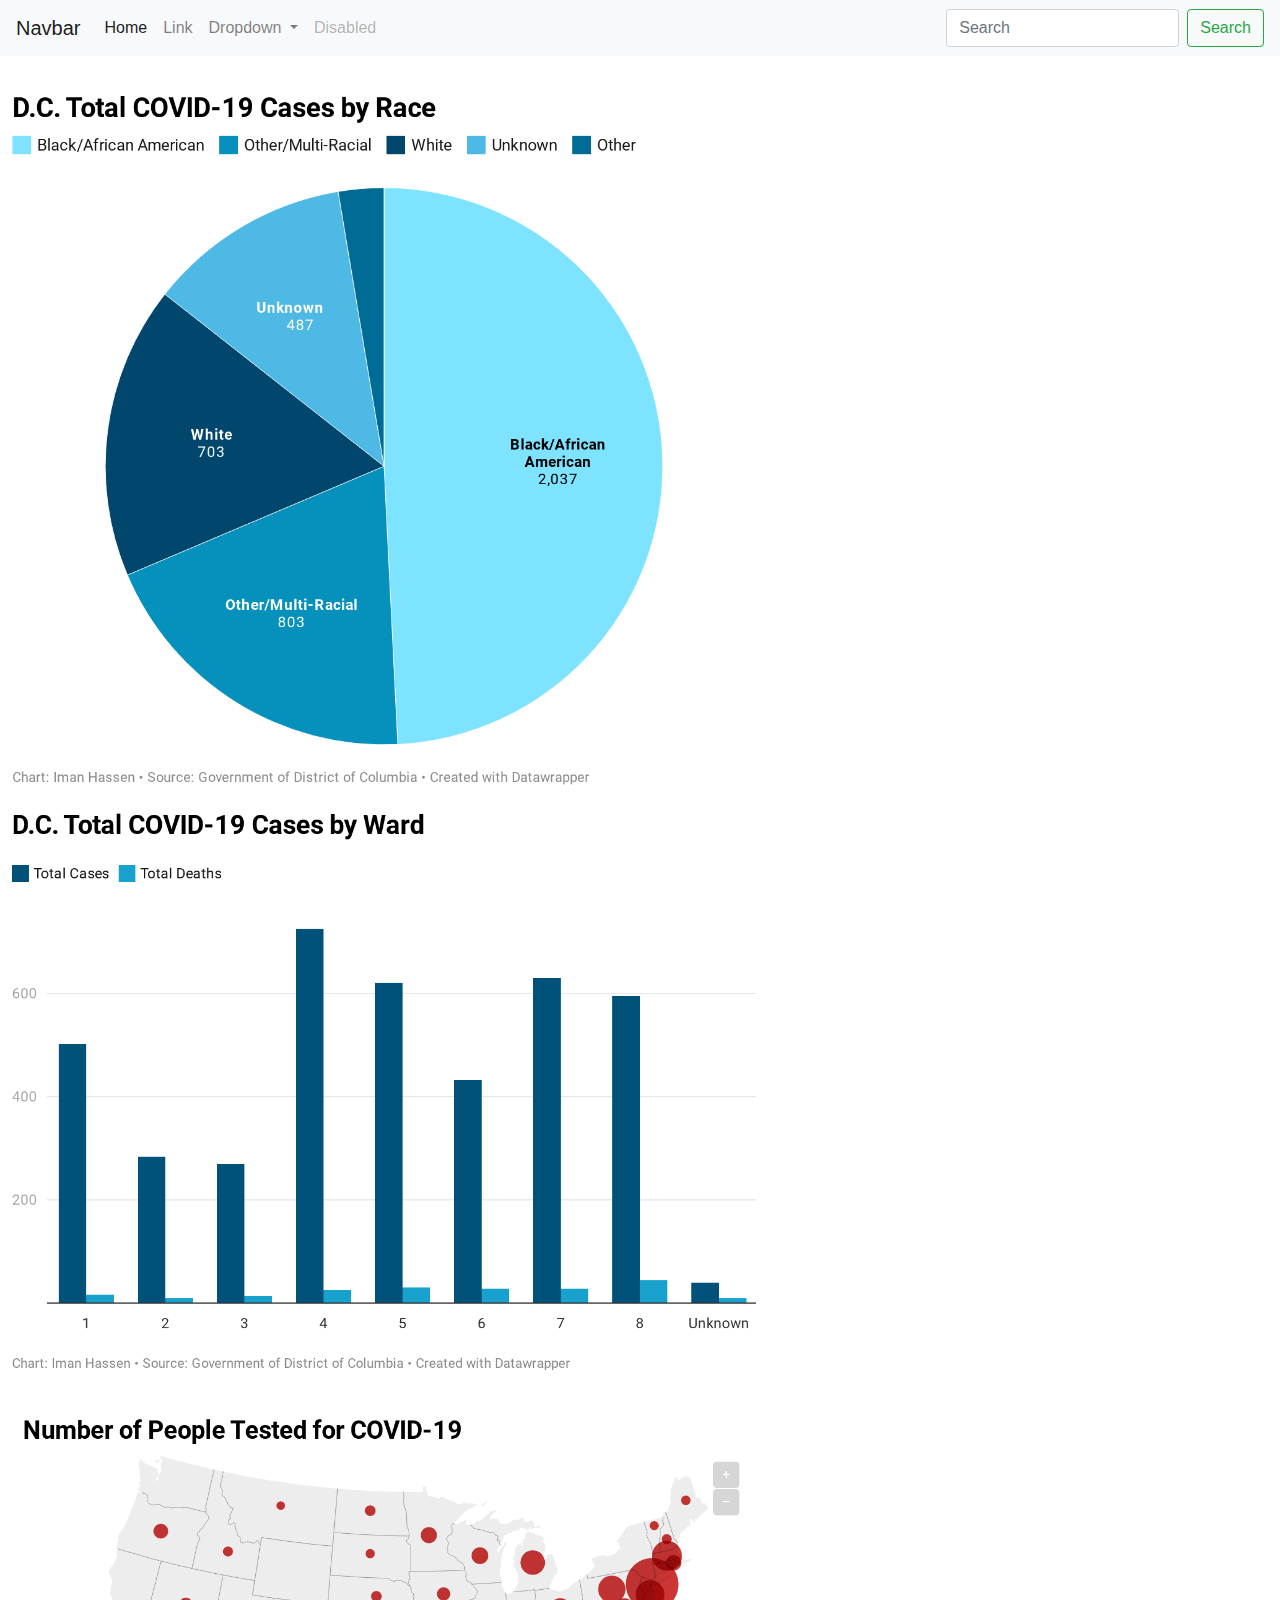
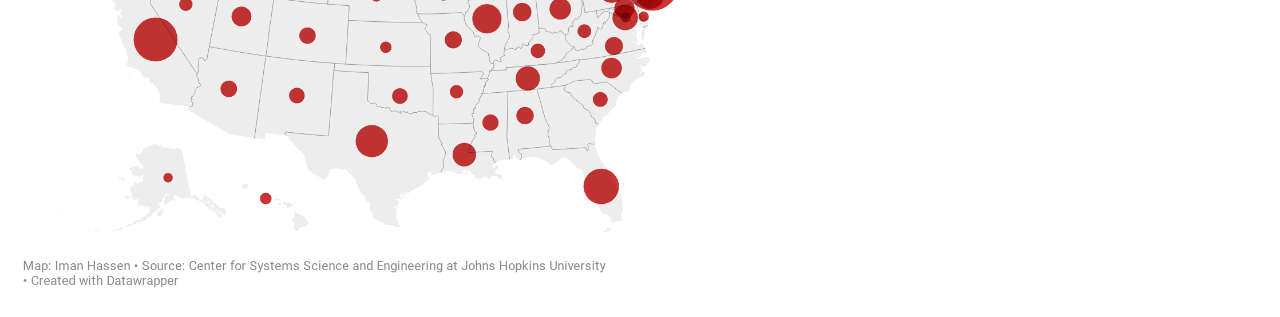
<file: data-viz/data-viz-assignment.html>
<!doctype html>

<html lang="en">

<meta name="viewport" content="width=device-width, initial-scale=1, shrink-to-fit=no">
  <head>

  <title> Data Viz Graphics</title>

  <!-- Bootstrap CSS -->
<link rel="stylesheet" href="https://stackpath.bootstrapcdn.com/bootstrap/4.4.1/css/bootstrap.min.css" integrity="sha384-Vkoo8x4CGsO3+Hhxv8T/Q5PaXtkKtu6ug5TOeNV6gBiFeWPGFN9MuhOf23Q9Ifjh" crossorigin="anonymous">


  </head>

  <body>
  <nav class="navbar navbar-expand-lg navbar-light bg-light">
 <a class="navbar-brand" href="#">Navbar</a>
 <button class="navbar-toggler" type="button" data-toggle="collapse" data-target="#navbarSupportedContent" aria-controls="navbarSupportedContent" aria-expanded="false" aria-label="Toggle navigation">
   <span class="navbar-toggler-icon"></span>
 </button>

 <div class="collapse navbar-collapse" id="navbarSupportedContent">
   <ul class="navbar-nav mr-auto">
     <li class="nav-item active">
       <a class="nav-link" href="#">Home <span class="sr-only">(current)</span></a>
     </li>
     <li class="nav-item">
       <a class="nav-link" href="#">Link</a>
     </li>
     <li class="nav-item dropdown">
       <a class="nav-link dropdown-toggle" href="#" id="navbarDropdown" role="button" data-toggle="dropdown" aria-haspopup="true" aria-expanded="false">
         Dropdown
       </a>
       <div class="dropdown-menu" aria-labelledby="navbarDropdown">
         <a class="dropdown-item" href="#">Action</a>
         <a class="dropdown-item" href="#">Another action</a>
         <div class="dropdown-divider"></div>
         <a class="dropdown-item" href="#">Something else here</a>
       </div>
     </li>
     <li class="nav-item">
       <a class="nav-link disabled" href="#" tabindex="-1" aria-disabled="true">Disabled</a>
     </li>
   </ul>
   <form class="form-inline my-2 my-lg-0">
     <input class="form-control mr-sm-2" type="search" placeholder="Search" aria-label="Search">
     <button class="btn btn-outline-success my-2 my-sm-0" type="submit">Search</button>
   </form>
 </div>
</nav>

<!-- end nav bar styling -->

<br>

<img src="DC-cases-race.png" width=60%>
<br>

<img src="DC-cases-ward.png" width = 60%>

<img src="number-tested.png" width=60% >
</file>
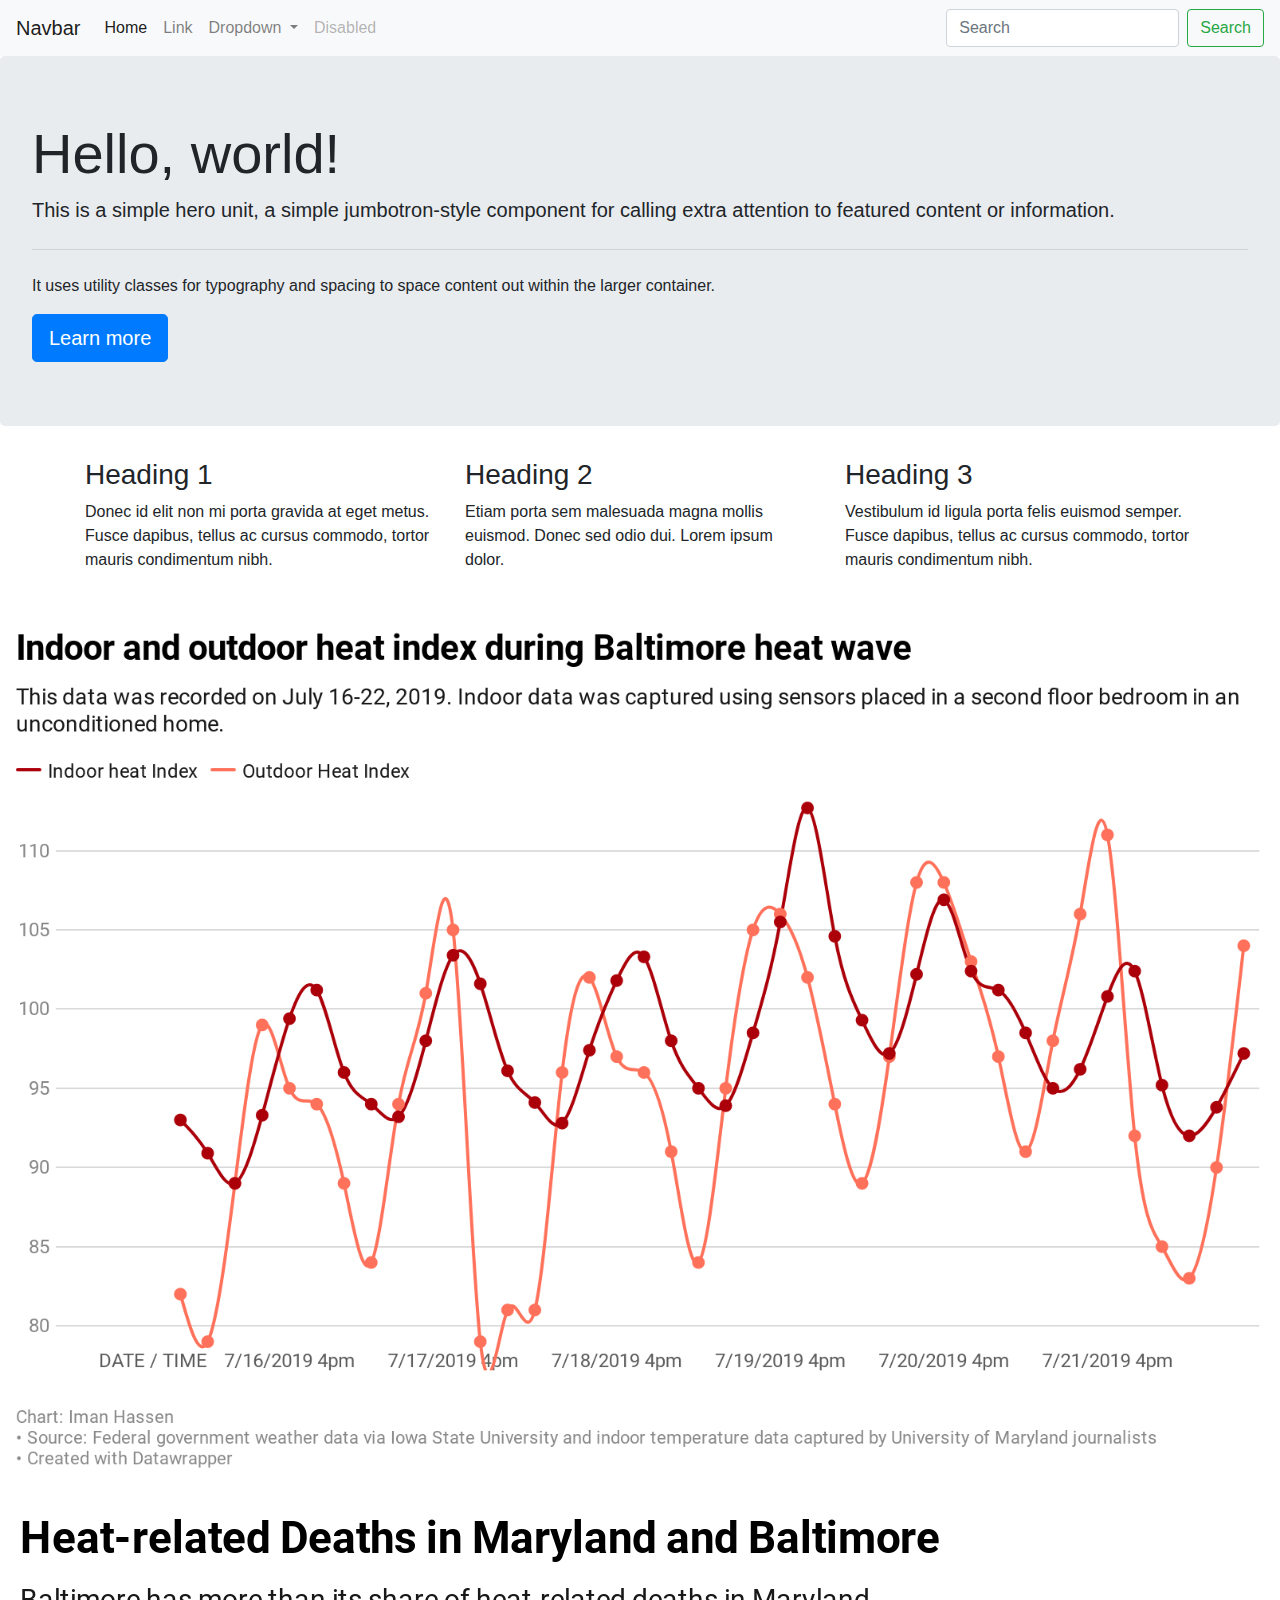
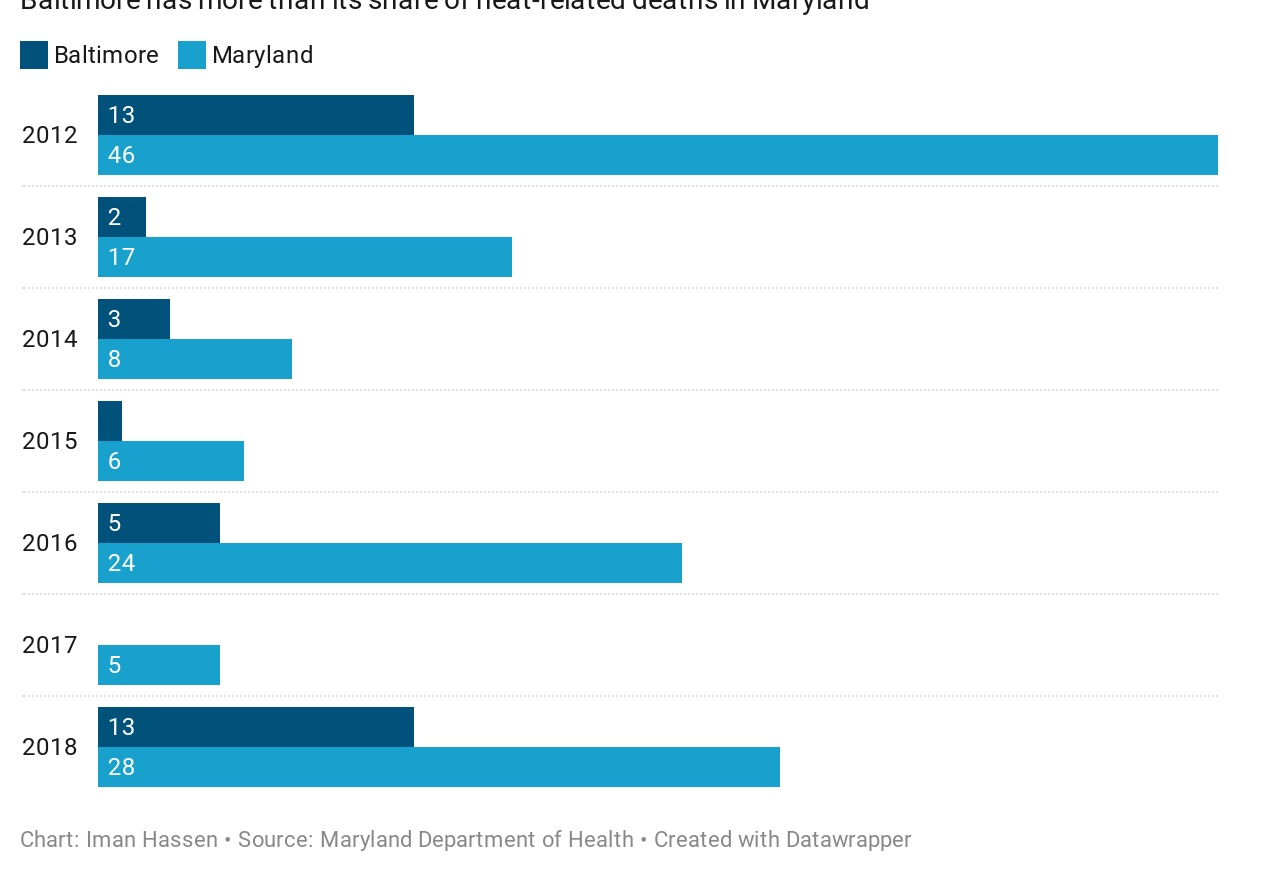
<file: data-viz/inclass-graphics.html>
<!doctype html>

<html lang="en">

<meta name="viewport" content="width=device-width, initial-scale=1, shrink-to-fit=no">
  <head>

  <title> Graphics</title>

  <!-- Bootstrap CSS -->
<link rel="stylesheet" href="https://stackpath.bootstrapcdn.com/bootstrap/4.4.1/css/bootstrap.min.css" integrity="sha384-Vkoo8x4CGsO3+Hhxv8T/Q5PaXtkKtu6ug5TOeNV6gBiFeWPGFN9MuhOf23Q9Ifjh" crossorigin="anonymous">


  </head>

  <body>
  <nav class="navbar navbar-expand-lg navbar-light bg-light">
 <a class="navbar-brand" href="#">Navbar</a>
 <button class="navbar-toggler" type="button" data-toggle="collapse" data-target="#navbarSupportedContent" aria-controls="navbarSupportedContent" aria-expanded="false" aria-label="Toggle navigation">
   <span class="navbar-toggler-icon"></span>
 </button>

 <div class="collapse navbar-collapse" id="navbarSupportedContent">
   <ul class="navbar-nav mr-auto">
     <li class="nav-item active">
       <a class="nav-link" href="#">Home <span class="sr-only">(current)</span></a>
     </li>
     <li class="nav-item">
       <a class="nav-link" href="#">Link</a>
     </li>
     <li class="nav-item dropdown">
       <a class="nav-link dropdown-toggle" href="#" id="navbarDropdown" role="button" data-toggle="dropdown" aria-haspopup="true" aria-expanded="false">
         Dropdown
       </a>
       <div class="dropdown-menu" aria-labelledby="navbarDropdown">
         <a class="dropdown-item" href="#">Action</a>
         <a class="dropdown-item" href="#">Another action</a>
         <div class="dropdown-divider"></div>
         <a class="dropdown-item" href="#">Something else here</a>
       </div>
     </li>
     <li class="nav-item">
       <a class="nav-link disabled" href="#" tabindex="-1" aria-disabled="true">Disabled</a>
     </li>
   </ul>
   <form class="form-inline my-2 my-lg-0">
     <input class="form-control mr-sm-2" type="search" placeholder="Search" aria-label="Search">
     <button class="btn btn-outline-success my-2 my-sm-0" type="submit">Search</button>
   </form>
 </div>
</nav>

<!-- end nav bar styling -->

<div class="jumbotron">
 <h1 class="display-4">Hello, world!</h1>
 <p class="lead">This is a simple hero unit, a simple jumbotron-style component for calling extra attention to featured content or information.</p>
 <hr class="my-4">
 <p>It uses utility classes for typography and spacing to space content out within the larger container.</p>
 <a class="btn btn-primary btn-lg" href="#" role="button">Learn more</a>
</div>

<!-- end jumotron styling -->
<div class="container">
        <div class="row">

                <div class="col-md-4">
                        <h3>Heading 1</h3>
                        <p>Donec id elit non mi porta gravida at eget metus. Fusce dapibus, tellus ac cursus commodo, tortor mauris condimentum nibh.</p>
                </div>


                <div class="col-md-4">
                        <h3>Heading 2</h3>
                        <p>Etiam porta sem malesuada magna mollis euismod. Donec sed odio dui. Lorem ipsum dolor.</p>
                </div>

                <div class="col-md-4">
                        <h3>Heading 3</h3>
                        <p>Vestibulum id ligula porta felis euismod semper. Fusce dapibus, tellus ac cursus commodo, tortor mauris condimentum nibh.</p>
                </div>
        </div>
</div>
<br>

<img src="indoorheat.png" width=100%>
<br>

<img src="heatdeath.png" >

<!--<iframe title="Indoor and outdoor heat index during Baltimore heat wave" aria-label="Interactive line chart" id="datawrapper-chart-ldMiI" src="//datawrapper.dwcdn.net/ldMiI/2/" scrolling="no" frameborder="0" style="width: 0; min-width: 100% !important; border: none;" height="533"></iframe><script type="text/javascript">!function(){"use strict";window.addEventListener("message",function(a){if(void 0!==a.data["datawrapper-height"])for(var e in a.data["datawrapper-height"]){var t=document.getElementById("datawrapper-chart-"+e)||document.querySelector("iframe[src*='"+e+"']");t&&(t.style.height=a.data["datawrapper-height"][e]+"px")}})}();
</script>


<iframe title="Heat-related Deaths in Maryland and Baltimore" aria-label="Grouped Bars" id="datawrapper-chart-Nol6n" src="//datawrapper.dwcdn.net/Nol6n/1/" scrolling="no" frameborder="0" style="width: 0; min-width: 100% !important; border: none;" height="470"></iframe><script type="text/javascript">!function(){"use strict";window.addEventListener("message",function(a){if(void 0!==a.data["datawrapper-height"])for(var e in a.data["datawrapper-height"]){var t=document.getElementById("datawrapper-chart-"+e)||document.querySelector("iframe[src*='"+e+"']");t&&(t.style.height=a.data["datawrapper-height"][e]+"px")}})}();
</script>
-->

  <!-- jQuery first, then Popper.js, then Bootstrap JS -->

  <script src="https://code.jquery.com/jquery-3.4.1.slim.min.js" integrity="sha384-J6qa4849blE2+poT4WnyKhv5vZF5SrPo0iEjwBvKU7imGFAV0wwj1yYfoRSJoZ+n" crossorigin="anonymous"></script>
  <script src="https://cdn.jsdelivr.net/npm/popper.js@1.16.0/dist/umd/popper.min.js" integrity="sha384-Q6E9RHvbIyZFJoft+2mJbHaEWldlvI9IOYy5n3zV9zzTtmI3UksdQRVvoxMfooAo" crossorigin="anonymous"></script>
  <script src="https://stackpath.bootstrapcdn.com/bootstrap/4.4.1/js/bootstrap.min.js" integrity="sha384-wfSDF2E50Y2D1uUdj0O3uMBJnjuUD4Ih7YwaYd1iqfktj0Uod8GCExl3Og8ifwB6" crossorigin="anonymous"></script>
  </body>
</html>
</file>
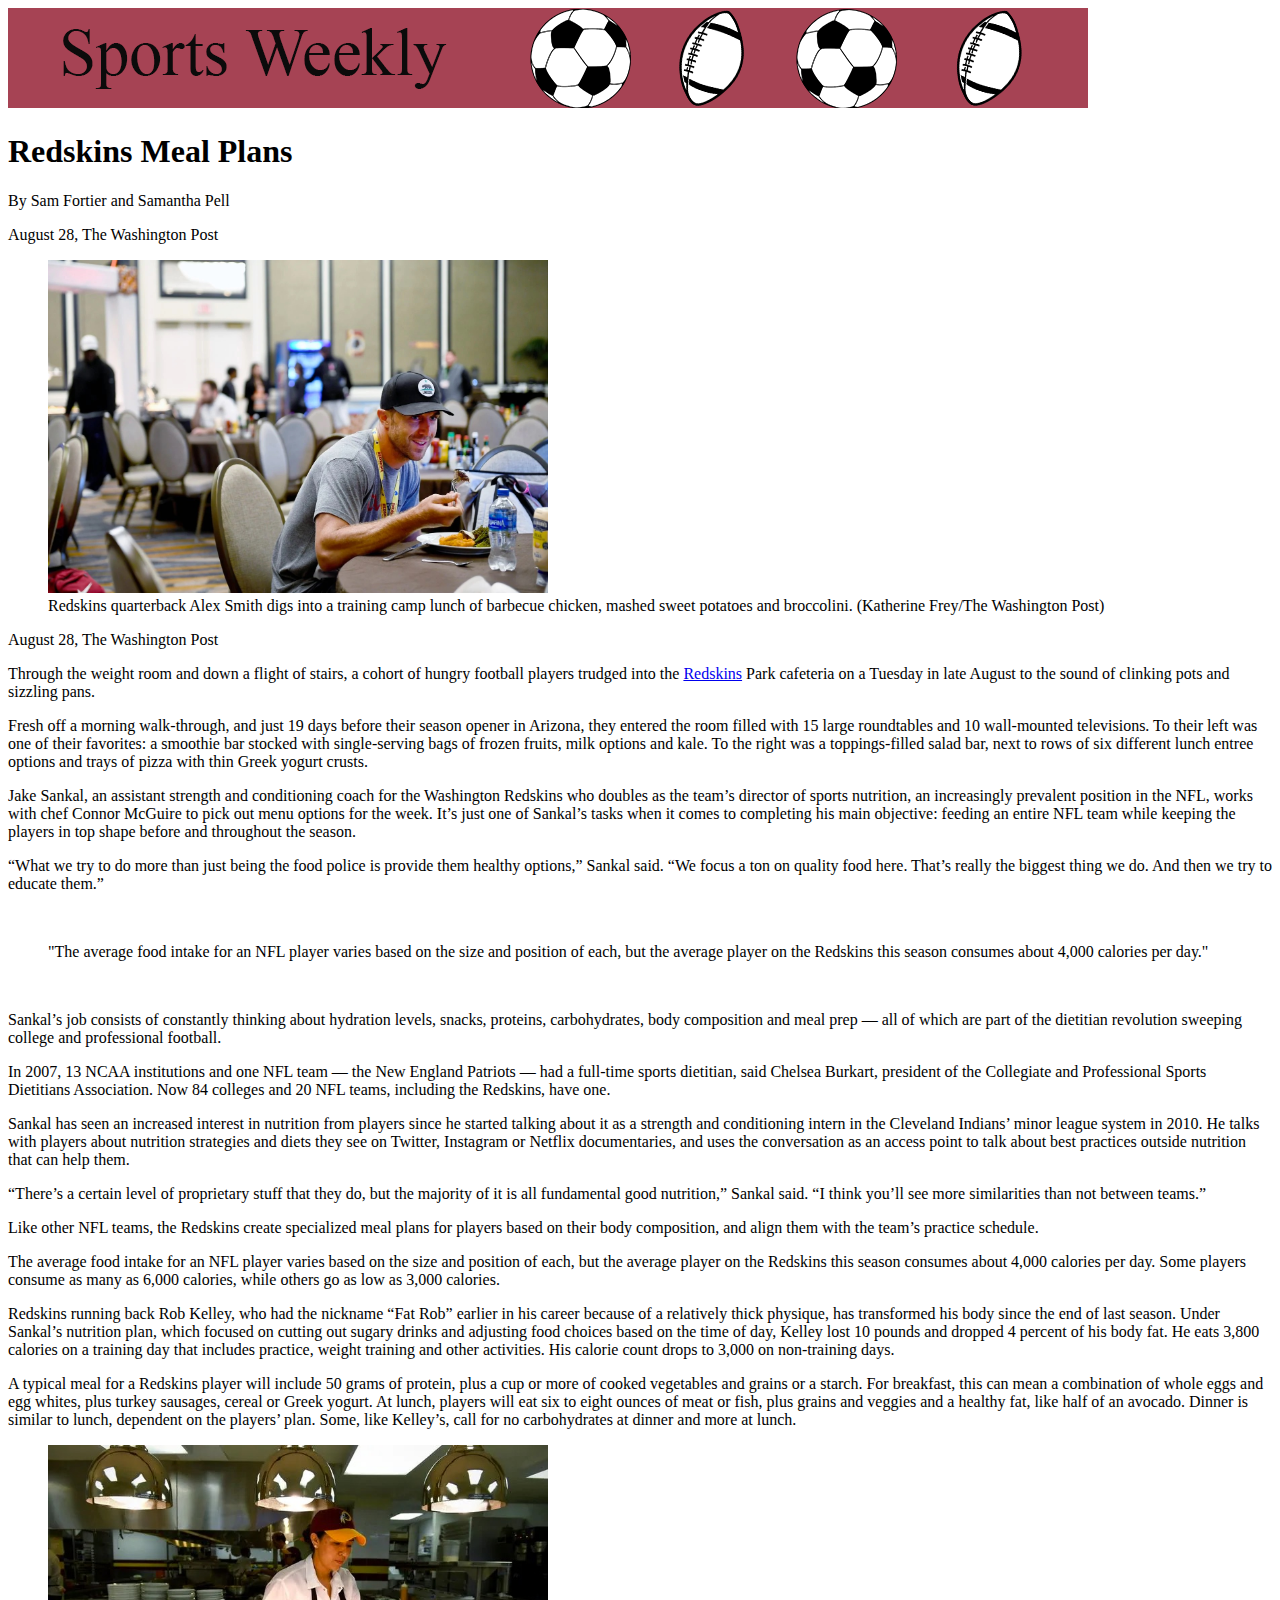
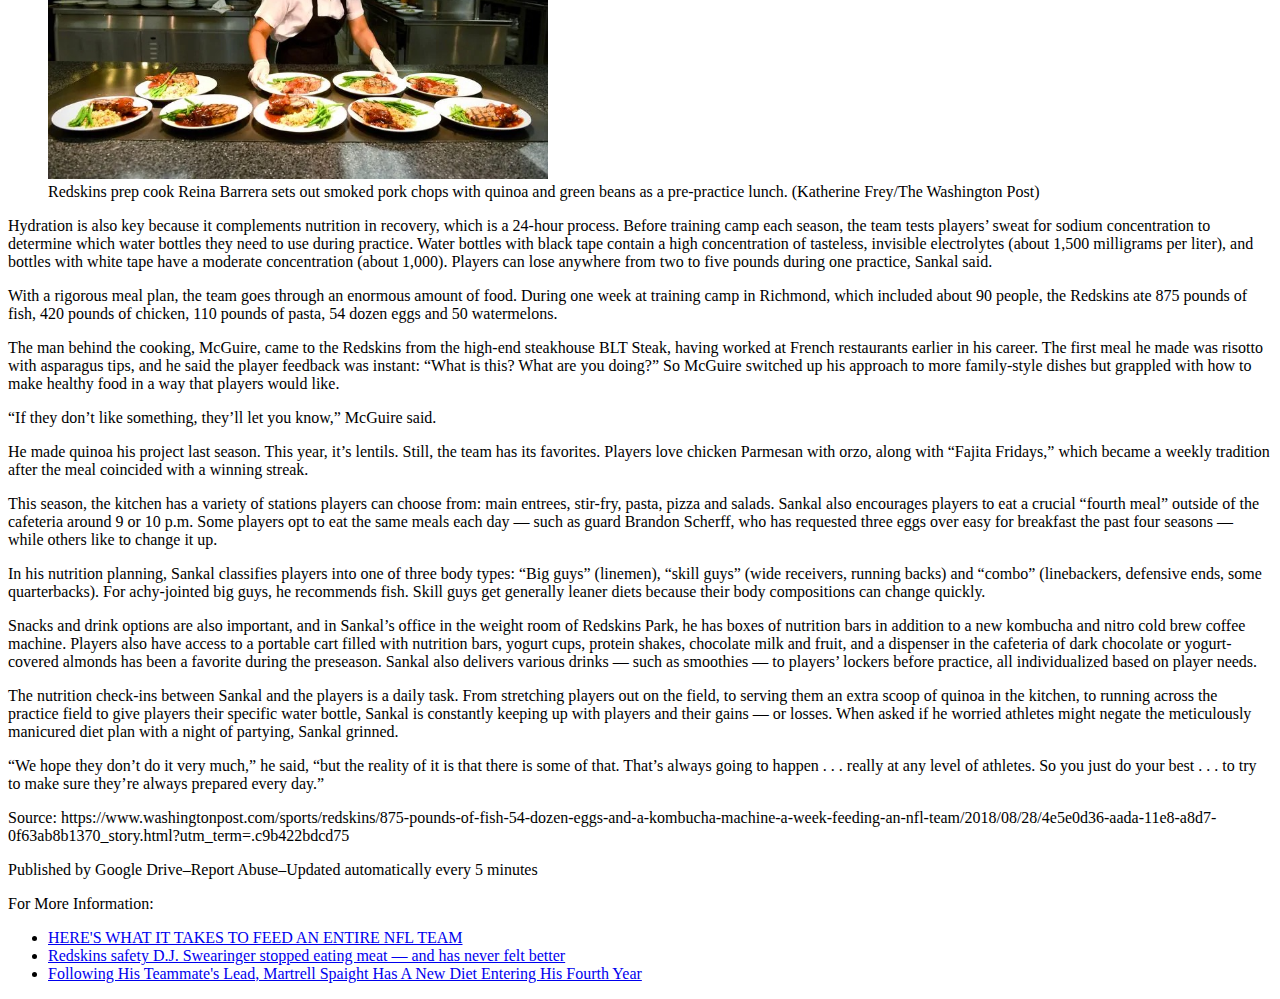
<file: HassenLayout/index1.html>
<!DOCTYPE html>

<html lang=”en”>
  <head>
    <title>Redskins Meals</title>
    <link rel=”stylesheet” type=”text/css” href=”stylesheet1.css”>

  </head>

  <body>
    <img src="sportsbanner.png" alt="banner">
    <div id="content">

    <h1>Redskins Meal Plans</h1>
    <p class="byline"> By Sam Fortier and Samantha Pell</p>
    <p class="byline">August 28, The Washington Post</p>


    <figure>
    <img src="redskins-food-image1.jpg" width="500px" alt="image">
    <figcaption> Redskins quarterback Alex Smith digs into a training camp lunch of barbecue chicken, mashed sweet potatoes and broccolini. (Katherine Frey/The Washington Post)</figcaption>

    </figure>



    <p>August 28, The Washington Post</p>


    <p>Through the weight room and down a flight of stairs, a cohort of hungry football players trudged into the <a href="https://www.redskins.com/"> Redskins</a>
      Park cafeteria on a Tuesday in late August to the sound of clinking pots and sizzling pans.</p>


    <p>Fresh off a morning walk-through, and just 19 days before their season opener in Arizona, they entered the room filled with 15 large roundtables and 10 wall-mounted televisions. To their left was one of their favorites: a smoothie bar stocked with single-serving bags of frozen fruits, milk options and kale. To the right was a toppings-filled salad bar, next to rows of six different lunch entree options and trays of pizza with thin Greek yogurt crusts.</p>


    <p>Jake Sankal, an assistant strength and conditioning coach for the Washington Redskins who doubles as the team’s director of sports nutrition, an increasingly prevalent position in the NFL, works with chef Connor McGuire to pick out menu options for the week. It’s just one of Sankal’s tasks when it comes to completing his main objective: feeding an entire NFL team while keeping the players in top shape before and throughout the season.</p>


    <p>“What we try to do more than just being the food police is provide them healthy options,” Sankal said. “We focus a ton on quality food here. That’s really the biggest thing we do. And then we try to educate them.”</p>

    <br>

    <blockquote>"The average food intake for an NFL player varies based on the size and position of each, but the average player on the Redskins this season consumes about 4,000 calories per day."</blockquote>

    <br>

    <p>Sankal’s job consists of constantly thinking about hydration levels, snacks, proteins, carbohydrates, body composition and meal prep — all of which are part of the dietitian revolution sweeping college and professional football.</p>


    <p>In 2007, 13 NCAA institutions and one NFL team — the New England Patriots — had a full-time sports dietitian, said Chelsea Burkart, president of the Collegiate and Professional Sports Dietitians Association. Now 84 colleges and 20 NFL teams, including the Redskins, have one.</p>


    <p>Sankal has seen an increased interest in nutrition from players since he started talking about it as a strength and conditioning intern in the Cleveland Indians’ minor league system in 2010. He talks with players about nutrition strategies and diets they see on Twitter, Instagram or Netflix documentaries, and uses the conversation as an access point to talk about best practices outside nutrition that can help them.</p>


    <p>“There’s a certain level of proprietary stuff that they do, but the majority of it is all fundamental good nutrition,” Sankal said. “I think you’ll see more similarities than not between teams.”</p>


    <p>Like other NFL teams, the Redskins create specialized meal plans for players based on their body composition, and align them with the team’s practice schedule.</p>


    <p>The average food intake for an NFL player varies based on the size and position of each, but the average player on the Redskins this season consumes about 4,000 calories per day. Some players consume as many as 6,000 calories, while others go as low as 3,000 calories.</p>


    <p>Redskins running back Rob Kelley, who had the nickname “Fat Rob” earlier in his career because of a relatively thick physique, has transformed his body since the end of last season. Under Sankal’s nutrition plan, which focused on cutting out sugary drinks and adjusting food choices based on the time of day, Kelley lost 10 pounds and dropped 4 percent of his body fat. He eats 3,800 calories on a training day that includes practice, weight training and other activities. His calorie count drops to 3,000 on non-training days.</p>


    <p>A typical meal for a Redskins player will include 50 grams of protein, plus a cup or more of cooked vegetables and grains or a starch. For breakfast, this can mean a combination of whole eggs and egg whites, plus turkey sausages, cereal or Greek yogurt. At lunch, players will eat six to eight ounces of meat or fish, plus grains and veggies and a healthy fat, like half of an avocado. Dinner is similar to lunch, dependent on the players’ plan. Some, like Kelley’s, call for no carbohydrates at dinner and more at lunch.</p>

    <figure>
    <img src="redskins-food-image2.jpg" width="500px" alt text="image">
    <figcaption>Redskins prep cook Reina Barrera sets out smoked pork chops with quinoa and green beans as a pre-practice lunch. (Katherine Frey/The Washington Post)</figcaption>

    </figure>

    <p>Hydration is also key because it complements nutrition in recovery, which is a 24-hour process. Before training camp each season, the team tests players’ sweat for sodium concentration to determine which water bottles they need to use during practice. Water bottles with black tape contain a high concentration of tasteless, invisible electrolytes (about 1,500 milligrams per liter), and bottles with white tape have a moderate concentration (about 1,000). Players can lose anywhere from two to five pounds during one practice, Sankal said.</p>


    <p>With a rigorous meal plan, the team goes through an enormous amount of food. During one week at training camp in Richmond, which included about 90 people, the Redskins ate 875 pounds of fish, 420 pounds of chicken, 110 pounds of pasta, 54 dozen eggs and 50 watermelons.</p>


    <p>The man behind the cooking, McGuire, came to the Redskins from the high-end steakhouse BLT Steak, having worked at French restaurants earlier in his career. The first meal he made was risotto with asparagus tips, and he said the player feedback was instant: “What is this? What are you doing?” So McGuire switched up his approach to more family-style dishes but grappled with how to make healthy food in a way that players would like.</p>


    <p>“If they don’t like something, they’ll let you know,” McGuire said.</p>


    <p>He made quinoa his project last season. This year, it’s lentils. Still, the team has its favorites. Players love chicken Parmesan with orzo, along with “Fajita Fridays,” which became a weekly tradition after the meal coincided with a winning streak.</p>


    <p>This season, the kitchen has a variety of stations players can choose from: main entrees, stir-fry, pasta, pizza and salads. Sankal also encourages players to eat a crucial “fourth meal” outside of the cafeteria around 9 or 10 p.m. Some players opt to eat the same meals each day — such as guard Brandon Scherff, who has requested three eggs over easy for breakfast the past four seasons — while others like to change it up.</p>


    <p>In his nutrition planning, Sankal classifies players into one of three body types: “Big guys” (linemen), “skill guys” (wide receivers, running backs) and “combo” (linebackers, defensive ends, some quarterbacks). For achy-jointed big guys, he recommends fish. Skill guys get generally leaner diets because their body compositions can change quickly.</p>


    <p>Snacks and drink options are also important, and in Sankal’s office in the weight room of Redskins Park, he has boxes of nutrition bars in addition to a new kombucha and nitro cold brew coffee machine. Players also have access to a portable cart filled with nutrition bars, yogurt cups, protein shakes, chocolate milk and fruit, and a dispenser in the cafeteria of dark chocolate or yogurt-covered almonds has been a favorite during the preseason. Sankal also delivers various drinks — such as smoothies — to players’ lockers before practice, all individualized based on player needs.</p>


    <p>The nutrition check-ins between Sankal and the players is a daily task. From stretching players out on the field, to serving them an extra scoop of quinoa in the kitchen, to running across the practice field to give players their specific water bottle, Sankal is constantly keeping up with players and their gains — or losses. When asked if he worried athletes might negate the meticulously manicured diet plan with a night of partying, Sankal grinned.</p>


    <p>“We hope they don’t do it very much,” he said, “but the reality of it is that there is some of that. That’s always going to happen . . . really at any level of athletes. So you just do your best . . . to try to make sure they’re always prepared every day.”</p>



    <p>Source: https://www.washingtonpost.com/sports/redskins/875-pounds-of-fish-54-dozen-eggs-and-a-kombucha-machine-a-week-feeding-an-nfl-team/2018/08/28/4e5e0d36-aada-11e8-a8d7-0f63ab8b1370_story.html?utm_term=.c9b422bdcd75</p>


    <p>Published by Google Drive–Report Abuse–Updated automatically every 5 minutes</p>

    <p>For More Information:</p>
    <ul class="menu">

      <li> <a href="https://www.muscleandfitness.com/athletes-celebrities/news/heres-what-it-takes-feed-entire-nfl-team">HERE'S WHAT IT TAKES TO FEED AN ENTIRE NFL TEAM<a/> </li>
      <li><a href="https://www.washingtonpost.com/news/dc-sports-bog/wp/2018/01/17/redskins-safety-d-j-swearinger-stopped-eating-meat-and-has-never-felt-better/">Redskins safety D.J. Swearinger stopped eating meat — and has never felt better</a></li>
      <li><a href="https://www.redskins.com/news/following-his-teammate-s-lead-martrell-spaight-has-a-new-diet-entering-his-fourt">Following His Teammate's Lead, Martrell Spaight Has A New Diet Entering His Fourth Year</a></li>
</div>
</body>
</html>
</file>
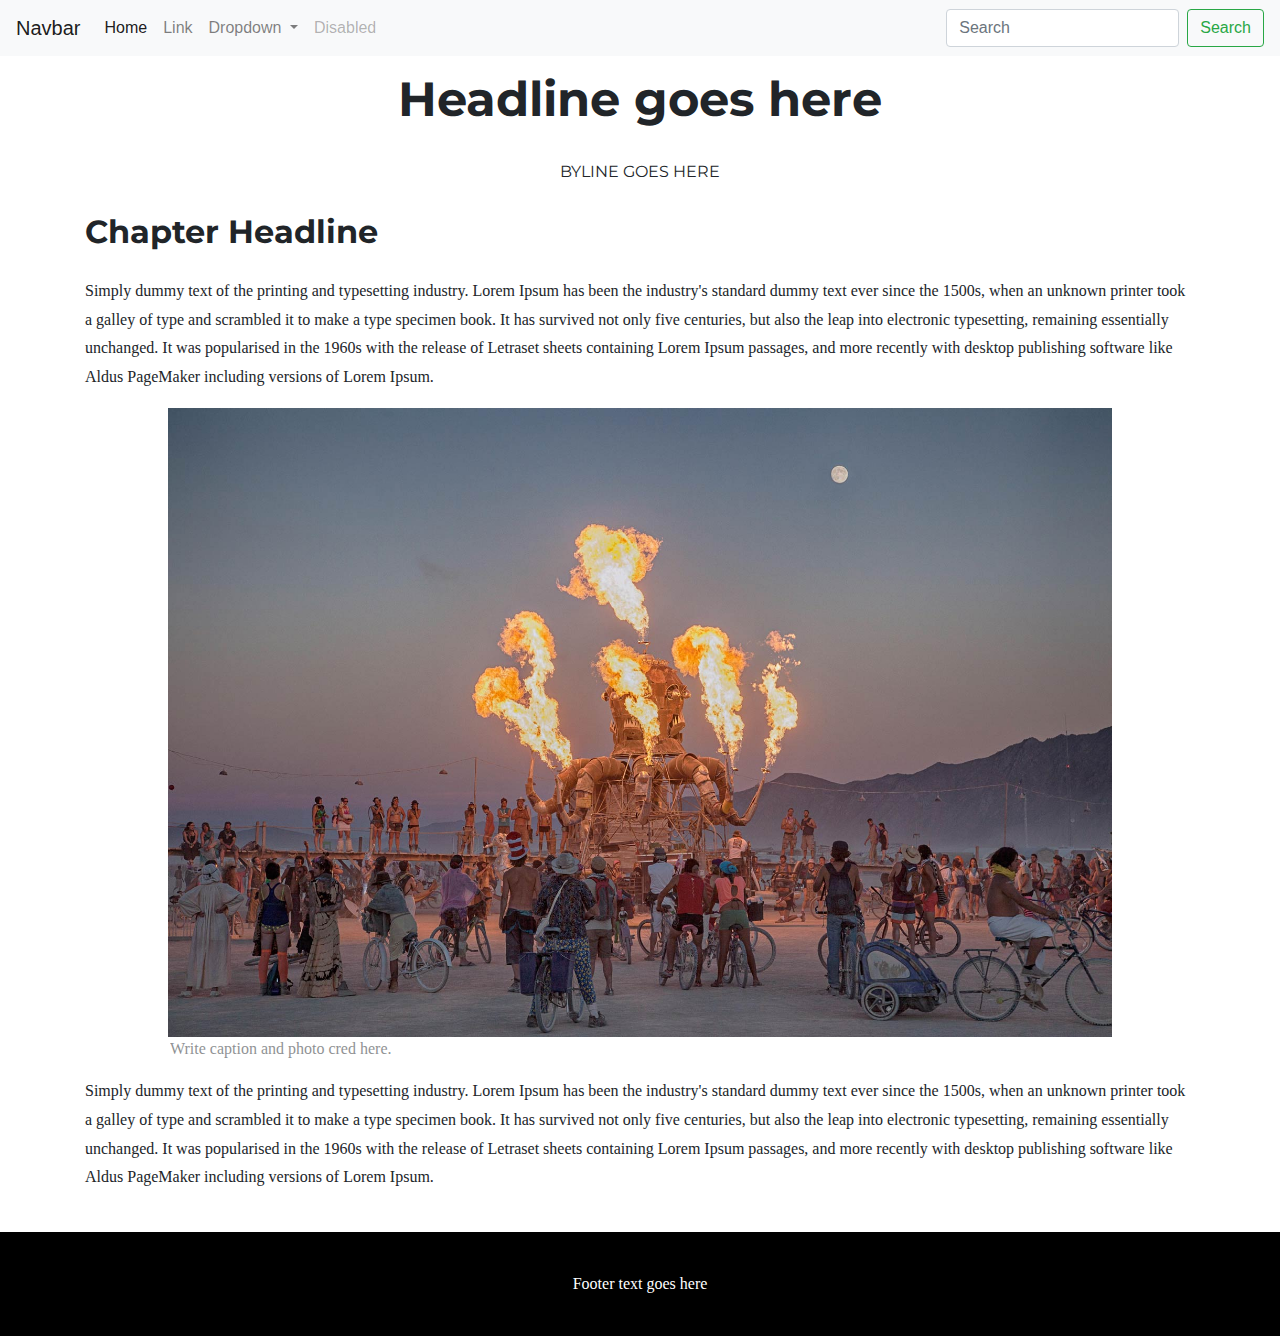
<file: html-frame/html-frame.html>
<!doctype html>

<html lang="en">

<meta name="viewport" content="width=device-width, initial-scale=1, shrink-to-fit=no">
  <head>

  <title> Iman's HTML Frame </title>

  <!-- Bootstrap CSS -->
<link rel="stylesheet" href="https://stackpath.bootstrapcdn.com/bootstrap/4.4.1/css/bootstrap.min.css" integrity="sha384-Vkoo8x4CGsO3+Hhxv8T/Q5PaXtkKtu6ug5TOeNV6gBiFeWPGFN9MuhOf23Q9Ifjh" crossorigin="anonymous">

<!-- css stylesheet -->

<link rel="stylesheet" type="text/css" href="style.css">

<!-- google font for headline(bold) -->

<link href="https://fonts.googleapis.com/css2?family=Montserrat:wght@700&display=swap" rel="stylesheet">

<!-- google font for byline (normal) -->

<link href="https://fonts.googleapis.com/css2?family=Montserrat&display=swap" rel="stylesheet">


  </head>

  <body>
  <nav class="navbar navbar-expand-lg navbar-light bg-light">
    <a class="navbar-brand" href="#">Navbar</a>
    <button class="navbar-toggler" type="button" data-toggle="collapse" data-target="#navbarSupportedContent" aria-controls="navbarSupportedContent" aria-expanded="false" aria-label="Toggle navigation">
      <span class="navbar-toggler-icon"></span>
    </button>

 <div class="collapse navbar-collapse" id="navbarSupportedContent">
   <ul class="navbar-nav mr-auto">
     <li class="nav-item active">
       <a class="nav-link" href="#">Home <span class="sr-only">(current)</span></a>
     </li>
     <li class="nav-item">
       <a class="nav-link" href="#">Link</a>
     </li>
     <li class="nav-item dropdown">
       <a class="nav-link dropdown-toggle" href="#" id="navbarDropdown" role="button" data-toggle="dropdown" aria-haspopup="true" aria-expanded="false">
         Dropdown
       </a>
       <div class="dropdown-menu" aria-labelledby="navbarDropdown">
         <a class="dropdown-item" href="#">Action</a>
         <a class="dropdown-item" href="#">Another action</a>
         <div class="dropdown-divider"></div>
         <a class="dropdown-item" href="#">Something else here</a>
       </div>
     </li>
     <li class="nav-item">
       <a class="nav-link disabled" href="#" tabindex="-1" aria-disabled="true">Disabled</a>
     </li>
   </ul>
   <form class="form-inline my-2 my-lg-0">
     <input class="form-control mr-sm-2" type="search" placeholder="Search" aria-label="Search">
     <button class="btn btn-outline-success my-2 my-sm-0" type="submit">Search</button>
   </form>
 </div>
</nav>

<!-- end nav bar styling -->


<div class="container">

  <p class="headline">Headline goes here</p>

  <p class="byline">Byline goes here</p>

  <p class="chapterHeadline">Chapter Headline</p>

  <p>Simply dummy text of the printing and typesetting industry. Lorem Ipsum has been the industry's standard dummy text ever since the 1500s, when an unknown printer took a galley of type and scrambled it to make a type specimen book. It has survived not only five centuries, but also the leap into electronic typesetting, remaining essentially unchanged. It was popularised in the 1960s with the release of Letraset sheets containing Lorem Ipsum passages, and more recently with desktop publishing software like Aldus PageMaker including versions of Lorem Ipsum.</p>

  <figure>
  <img src="burning-man-splash-image.jpg" width="85%" alt text="image" class="image">
  <figcaption> Write caption and photo cred here.</figcaption>
  </figure>

  <p>Simply dummy text of the printing and typesetting industry. Lorem Ipsum has been the industry's standard dummy text ever since the 1500s, when an unknown printer took a galley of type and scrambled it to make a type specimen book. It has survived not only five centuries, but also the leap into electronic typesetting, remaining essentially unchanged. It was popularised in the 1960s with the release of Letraset sheets containing Lorem Ipsum passages, and more recently with desktop publishing software like Aldus PageMaker including versions of Lorem Ipsum.</p>

<br>
</div>

<div class="footer">Footer text goes here</div>

  <!-- jQuery first, then Popper.js, then Bootstrap JS -->

  <script src="https://code.jquery.com/jquery-3.4.1.slim.min.js" integrity="sha384-J6qa4849blE2+poT4WnyKhv5vZF5SrPo0iEjwBvKU7imGFAV0wwj1yYfoRSJoZ+n" crossorigin="anonymous"></script>
  <script src="https://cdn.jsdelivr.net/npm/popper.js@1.16.0/dist/umd/popper.min.js" integrity="sha384-Q6E9RHvbIyZFJoft+2mJbHaEWldlvI9IOYy5n3zV9zzTtmI3UksdQRVvoxMfooAo" crossorigin="anonymous"></script>
  <script src="https://stackpath.bootstrapcdn.com/bootstrap/4.4.1/js/bootstrap.min.js" integrity="sha384-wfSDF2E50Y2D1uUdj0O3uMBJnjuUD4Ih7YwaYd1iqfktj0Uod8GCExl3Og8ifwB6" crossorigin="anonymous"></script>

  </body>
</html>
</file>
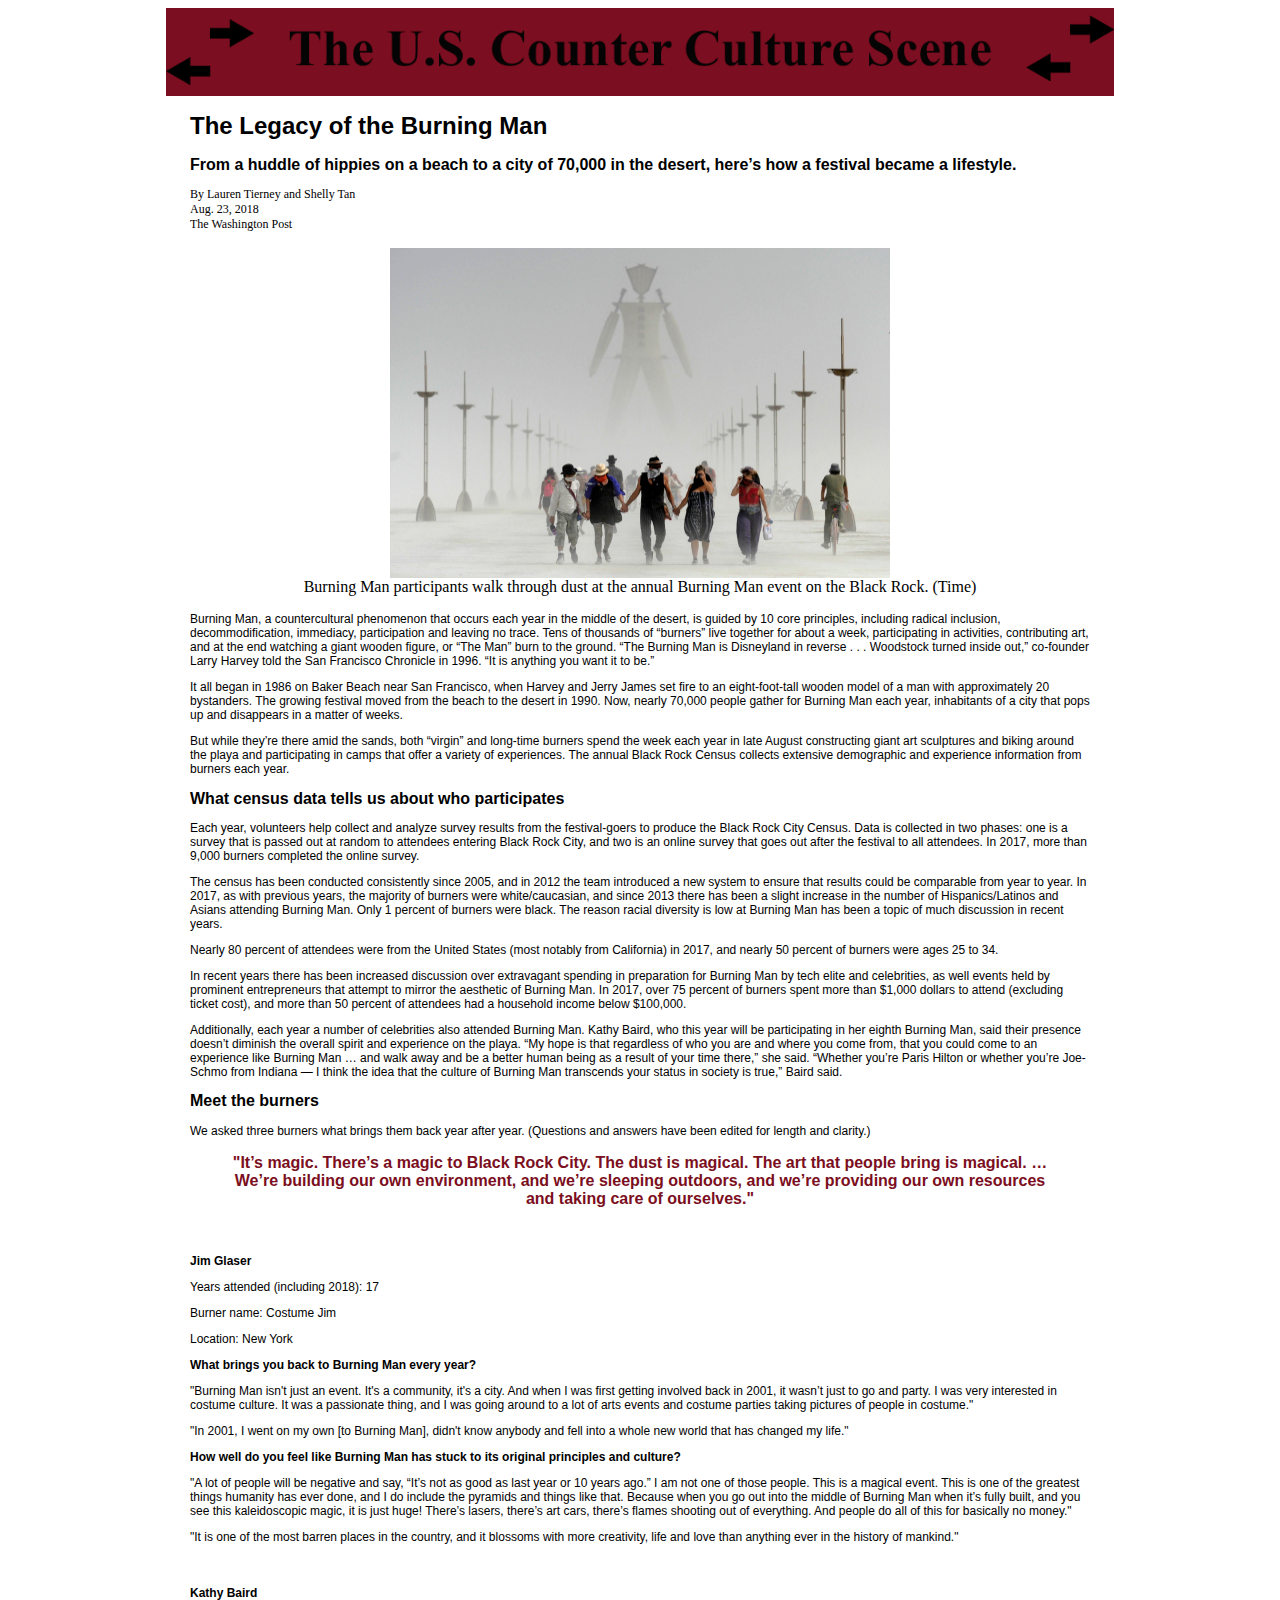
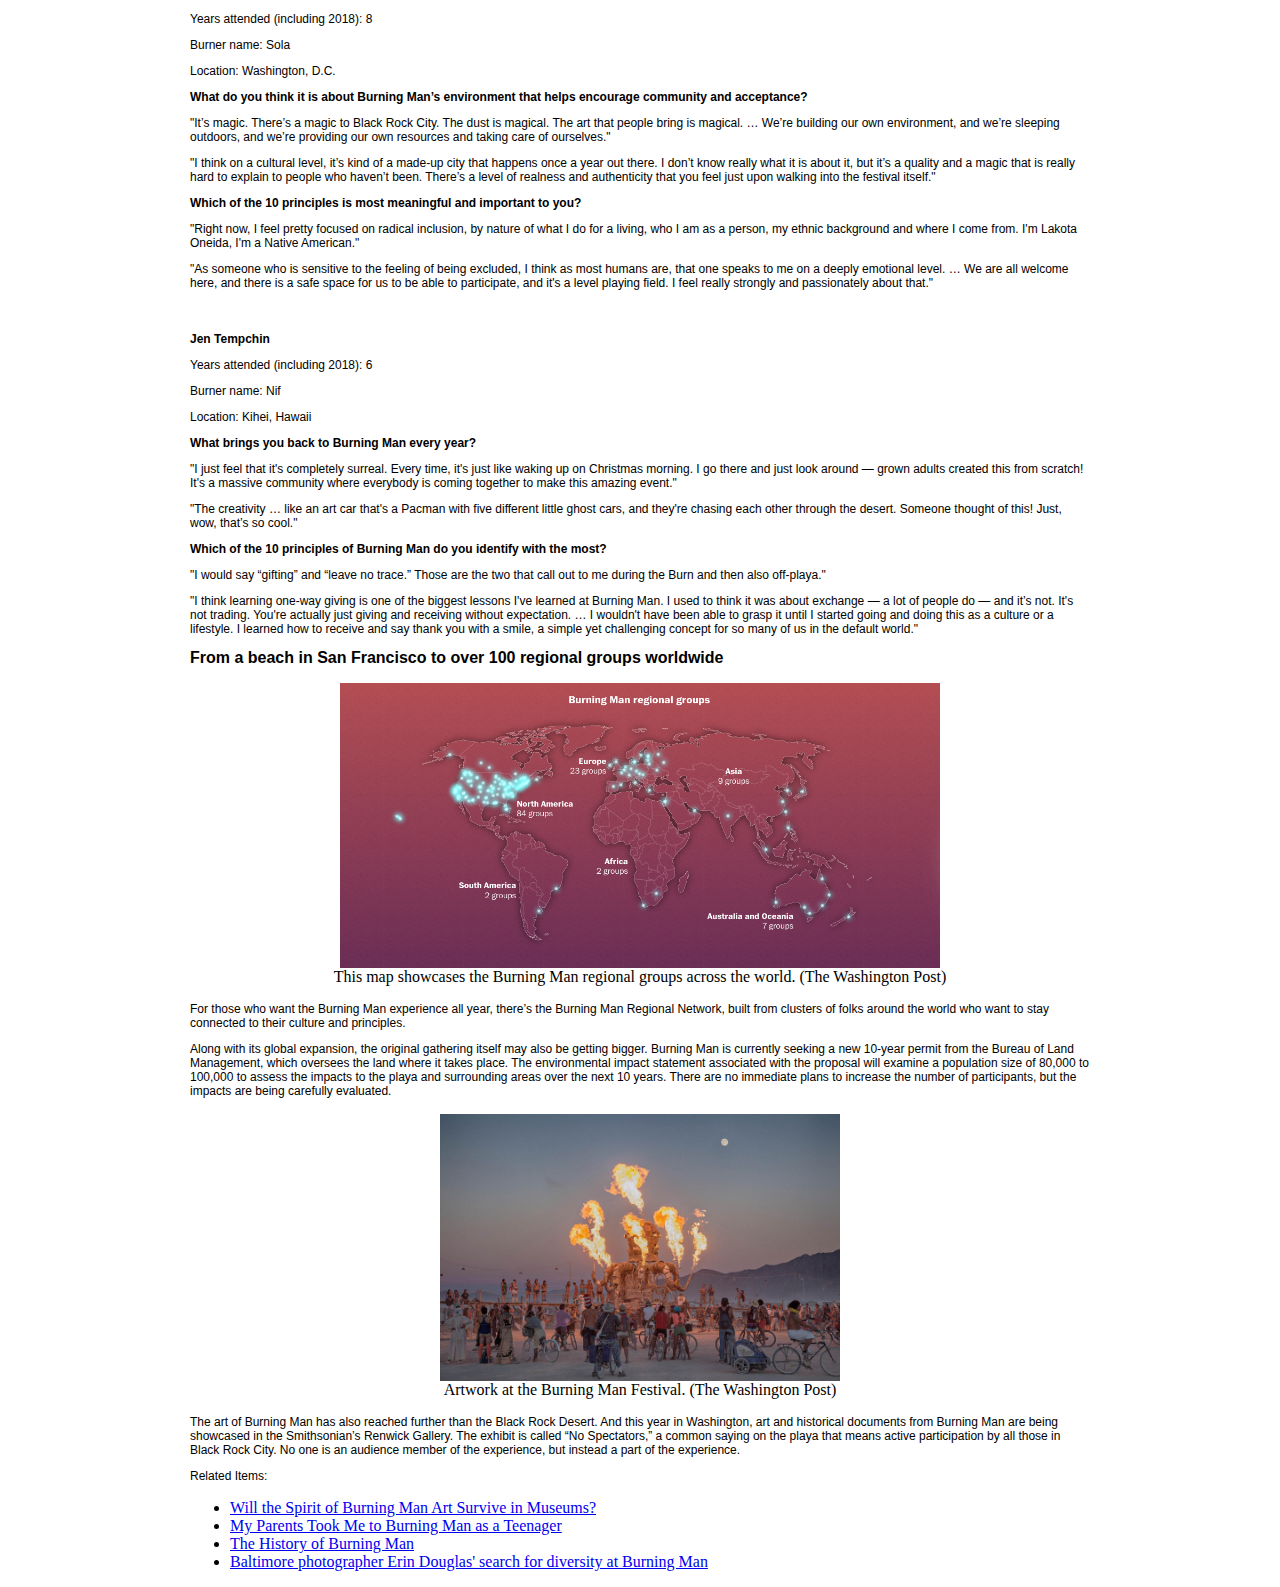
<file: Midterm/iman-hassen-midterm-pt2.html>
<!DOCTYPE html>
<html lang=”en”>
	<head>

		<title> Burning Man</title>
		<link rel="stylesheet" type="text/css" href="style.css">
		<img src="counterculture.png" alt text="banner" id="banner">
</head>

<body>
<div id="content">



	<h1> The Legacy of the Burning Man</h1>
	<h2>From a huddle of hippies on a beach to a city of 70,000 in the desert, here’s how a festival became a lifestyle.</h2>


	<div id="byline">By Lauren Tierney and Shelly Tan</div>

	<div id="date">Aug. 23, 2018</div>

	<div id="publication"> The Washington Post </div>

<!-- image of participants, src is where the image is coming from, width is how big the image will display, and alt text is what the web browser will display if the image file doesn't work -->
	<figure>
	<img src="burning-man-time-photo.jpg" width="500px" alt text="image" class=image>
	<figcaption> Burning Man participants walk through dust at the annual Burning Man event on the Black Rock. (Time) </figcaption>
	</figure>

	<p>Burning Man, a countercultural phenomenon that occurs each year in the middle of the desert, is guided by 10 core principles, including radical inclusion, decommodification, immediacy, participation and leaving no trace. Tens of thousands of “burners” live together for about a week, participating in activities, contributing art, and at the end watching a giant wooden figure, or “The Man” burn to the ground. “The Burning Man is Disneyland in reverse . . . Woodstock turned inside out,” co-founder Larry Harvey told the San Francisco Chronicle in 1996. “It is anything you want it to be.”</p>


	<p>It all began in 1986 on Baker Beach near San Francisco, when Harvey and Jerry James set fire to an eight-foot-tall wooden model of a man with approximately 20 bystanders. The growing festival moved from the beach to the desert in 1990. Now, nearly 70,000 people gather for Burning Man each year, inhabitants of a city that pops up and disappears in a matter of weeks.</p>


	<p>But while they’re there amid the sands, both “virgin” and long-time burners spend the week each year in late August constructing giant art sculptures and biking around the playa and participating in camps that offer a variety of experiences. The annual Black Rock Census collects extensive demographic and experience information from burners each year.</p>



	<h2>What census data tells us about who participates</h2>


<p>	Each year, volunteers help collect and analyze survey results from the festival-goers to produce the Black Rock City Census. Data is collected in two phases: one is a survey that is passed out at random to attendees entering Black Rock City, and two is an online survey that goes out after the festival to all attendees. In 2017, more than 9,000 burners completed the online survey.</p>


<p>The census has been conducted consistently since 2005, and in 2012 the team introduced a new system to ensure that results could be comparable from year to year. In 2017, as with previous years, the majority of burners were white/caucasian, and since 2013 there has been a slight increase in the number of Hispanics/Latinos and Asians attending Burning Man. Only 1 percent of burners were black. The reason racial diversity is low at Burning Man has been a topic of much discussion in recent years.</p>


<p>Nearly 80 percent of attendees were from the United States (most notably from California) in 2017, and nearly 50 percent of burners were ages 25 to 34.</p>


<p>In recent years there has been increased discussion over extravagant spending in preparation for Burning Man by tech elite and celebrities, as well events held by prominent entrepreneurs that attempt to mirror the aesthetic of Burning Man. In 2017, over 75 percent of burners spent more than $1,000 dollars to attend (excluding ticket cost), and more than 50 percent of attendees had a household income below $100,000.</p>


<p>Additionally, each year a number of celebrities also attended Burning Man. Kathy Baird, who this year will be participating in her eighth Burning Man, said their presence doesn’t diminish the overall spirit and experience on the playa. “My hope is that regardless of who you are and where you come from, that you could come to an experience like Burning Man … and walk away and be a better human being as a result of your time there,” she said. “Whether you’re Paris Hilton or whether you’re Joe-Schmo from Indiana — I think the idea that the culture of Burning Man transcends your status in society is true,” Baird said.</p>

<!-- info about some of the participants is listed below-->

	<h2>Meet the burners<h2>


<p>We asked three burners what brings them back year after year. (Questions and answers have been edited for length and clarity.)</p>

<blockquote>"It’s magic. There’s a magic to Black Rock City. The dust is magical. The art that people bring is magical. … We’re building our own environment, and we’re sleeping outdoors, and we’re providing our own resources and taking care of ourselves."</blockquote>

<br>

<p class="name">Jim Glaser</p>


<p>Years attended (including 2018): 17</p>


<p>Burner name: Costume Jim</p>


<p>Location: New York</p>


<p class="questions">What brings you back to Burning Man every year?</p>


<p>"Burning Man isn't just an event. It's a community, it's a city. And when I was first getting involved back in 2001, it wasn’t just to go and party. I was very interested in costume culture. It was a passionate thing, and I was going around to a lot of arts events and costume parties taking pictures of people in costume."</p>


<p>"In 2001, I went on my own [to Burning Man], didn't know anybody and fell into a whole new world that has changed my life."</p>


<p class="questions">How well do you feel like Burning Man has stuck to its original principles and culture?</p>


<p>"A lot of people will be negative and say, “It’s not as good as last year or 10 years ago.” I am not one of those people. This is a magical event. This is one of the greatest things humanity has ever done, and I do include the pyramids and things like that. Because when you go out into the middle of Burning Man when it’s fully built, and you see this kaleidoscopic magic, it is just huge! There’s lasers, there’s art cars, there’s flames shooting out of everything. And people do all of this for basically no money."</p>


<p>"It is one of the most barren places in the country, and it blossoms with more creativity, life and love than anything ever in the history of mankind."</p>

<br>

<p class="name">Kathy Baird</p>


<p>Years attended (including 2018): 8</p>


<p>Burner name: Sola</p>


<p>Location: Washington, D.C.</p>


<p class="questions">What do you think it is about Burning Man’s environment that helps encourage community and acceptance?</p>


<p>"It’s magic. There’s a magic to Black Rock City. The dust is magical. The art that people bring is magical. … We’re building our own environment, and we’re sleeping outdoors, and we’re providing our own resources and taking care of ourselves."</p>


<p>"I think on a cultural level, it’s kind of a made-up city that happens once a year out there. I don’t know really what it is about it, but it’s a quality and a magic that is really hard to explain to people who haven’t been. There’s a level of realness and authenticity that you feel just upon walking into the festival itself."</p>


<p class="questions">Which of the 10 principles is most meaningful and important to you?</p>


<p>"Right now, I feel pretty focused on radical inclusion, by nature of what I do for a living, who I am as a person, my ethnic background and where I come from. I'm Lakota Oneida, I'm a Native American."</p>


<p>"As someone who is sensitive to the feeling of being excluded, I think as most humans are, that one speaks to me on a deeply emotional level. … We are all welcome here, and there is a safe space for us to be able to participate, and it's a level playing field. I feel really strongly and passionately about that."</p>


<br>

<p class="name">Jen Tempchin</p>


<p>Years attended (including 2018): 6</p>


<p>Burner name: Nif</p>


<p>Location: Kihei, Hawaii</p>


<p class="questions">What brings you back to Burning Man every year?</p>


<p>"I just feel that it's completely surreal. Every time, it's just like waking up on Christmas morning. I go there and just look around — grown adults created this from scratch! It's a massive community where everybody is coming together to make this amazing event."</p>


<p>"The creativity … like an art car that's a Pacman with five different little ghost cars, and they're chasing each other through the desert. Someone thought of this! Just, wow, that’s so cool."</p>


<p class="questions">Which of the 10 principles of Burning Man do you identify with the most?</p>


<p>"I would say “gifting” and “leave no trace.” Those are the two that call out to me during the Burn and then also off-playa."</p>


<p>"I think learning one-way giving is one of the biggest lessons I've learned at Burning Man. I used to think it was about exchange — a lot of people do — and it’s not. It's not trading. You're actually just giving and receiving without expectation. … I wouldn't have been able to grasp it until I started going and doing this as a culture or a lifestyle. I learned how to receive and say thank you with a smile, a simple yet challenging concept for so many of us in the default world."</p>




	<h2>From a beach in San Francisco to over 100 regional groups worldwide</h2>

	<figure>
	<img src="burning-man-map.png" width="600px" alt="Burning Map Regional Map" class="image">
	<figcaption> This map showcases the Burning Man regional groups across the world. (The Washington Post)</figcaption>
	</figure>

<p>For those who want the Burning Man experience all year, there’s the Burning Man Regional Network, built from clusters of folks around the world who want to stay connected to their culture and principles.</p>


<p>Along with its global expansion, the original gathering itself may also be getting bigger. Burning Man is currently seeking a new 10-year permit from the Bureau of Land Management, which oversees the land where it takes place. The environmental impact statement associated with the proposal will examine a population size of 80,000 to 100,000 to assess the impacts to the playa and surrounding areas over the next 10 years. There are no immediate plans to increase the number of participants, but the impacts are being carefully evaluated.</p>

<figure>
<img src="burning-man-splash-image.jpg" width="400px" alt text="image" class="image">
<figcaption> Artwork at the Burning Man Festival. (The Washington Post)</figcaption>
</figure>

<p>The art of Burning Man has also reached further than the Black Rock Desert. And this year in Washington, art and historical documents from Burning Man are being showcased in the Smithsonian’s Renwick Gallery. The exhibit is called “No Spectators,” a common saying on the playa that means active participation by all those in Black Rock City. No one is an audience member of the experience, but instead a part of the experience.</p>

<p> Related Items:</p>

<ul>

<li><a href="https://www.nytimes.com/2018/03/23/arts/design/burning-man-art-renwick-gallery.html">Will the Spirit of Burning Man Art Survive in Museums?<a/></li>

<li><a href="https://www.vogue.com/article/burning-man-festival-with-family-teenagers">My Parents Took Me to Burning Man as a Teenager</a></li>

<li><a href="https://www.washingtonpost.com/outlook/2019/10/20/history-burning-man/">The History of Burning Man</a></li>

<li><a href="https://www.baltimoresun.com/photos/darkroom/bs-dk-erin-douglas-burning-man-20180920-story.html">Baltimore photographer Erin Douglas' search for diversity at Burning Man</a></li>

</ul>

</div>

</body>
</html>
</file>
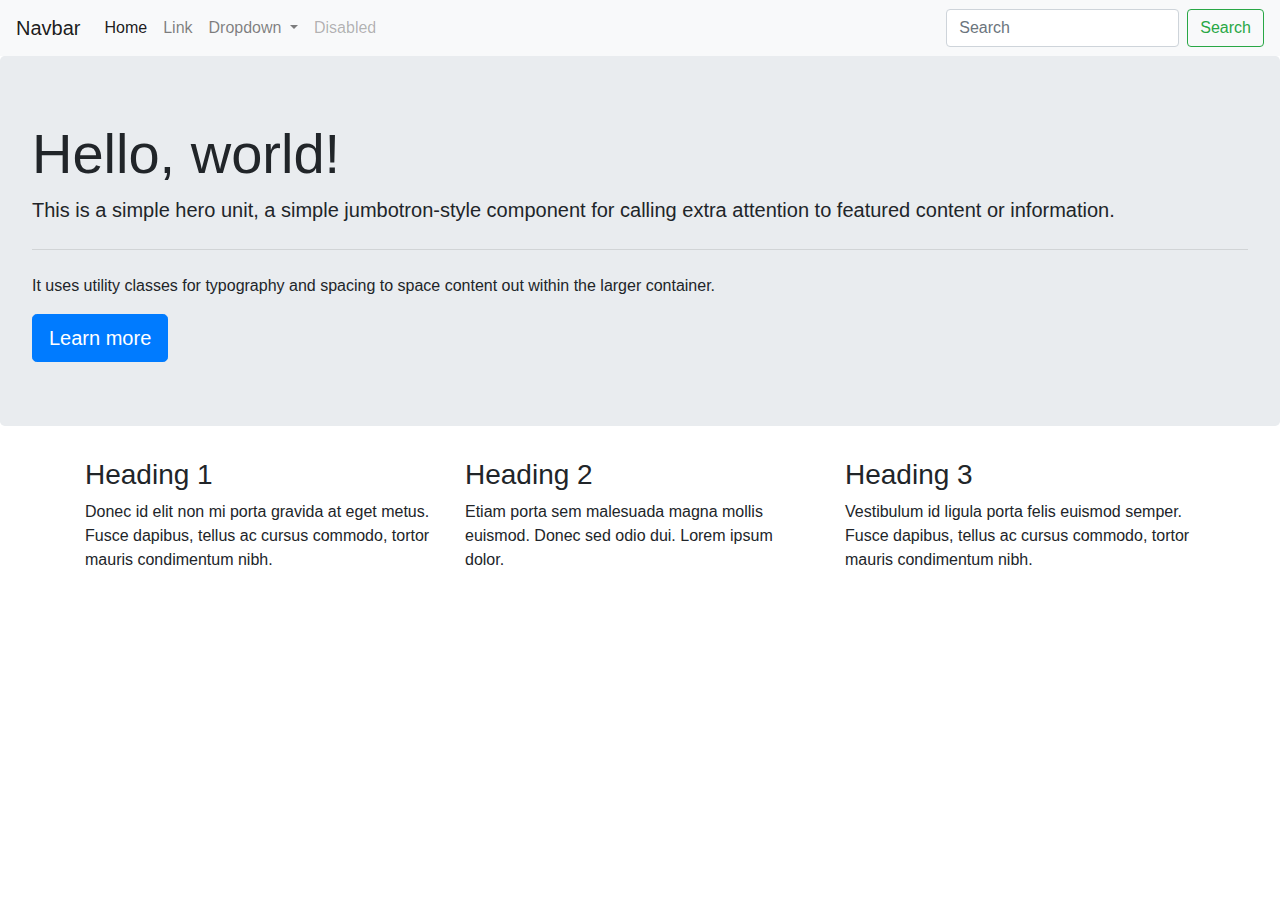
<file: resume/bootstrap-template.html>
<!doctype html>

<html lang="en">

<meta name="viewport" content="width=device-width, initial-scale=1, shrink-to-fit=no">
  <head>

  <title> Iman's Bootstrap Template</title>

  <!-- Bootstrap CSS -->
<link rel="stylesheet" href="https://stackpath.bootstrapcdn.com/bootstrap/4.4.1/css/bootstrap.min.css" integrity="sha384-Vkoo8x4CGsO3+Hhxv8T/Q5PaXtkKtu6ug5TOeNV6gBiFeWPGFN9MuhOf23Q9Ifjh" crossorigin="anonymous">


  </head>

  <body>
  <nav class="navbar navbar-expand-lg navbar-light bg-light">
 <a class="navbar-brand" href="#">Navbar</a>
 <button class="navbar-toggler" type="button" data-toggle="collapse" data-target="#navbarSupportedContent" aria-controls="navbarSupportedContent" aria-expanded="false" aria-label="Toggle navigation">
   <span class="navbar-toggler-icon"></span>
 </button>

 <div class="collapse navbar-collapse" id="navbarSupportedContent">
   <ul class="navbar-nav mr-auto">
     <li class="nav-item active">
       <a class="nav-link" href="#">Home <span class="sr-only">(current)</span></a>
     </li>
     <li class="nav-item">
       <a class="nav-link" href="#">Link</a>
     </li>
     <li class="nav-item dropdown">
       <a class="nav-link dropdown-toggle" href="#" id="navbarDropdown" role="button" data-toggle="dropdown" aria-haspopup="true" aria-expanded="false">
         Dropdown
       </a>
       <div class="dropdown-menu" aria-labelledby="navbarDropdown">
         <a class="dropdown-item" href="#">Action</a>
         <a class="dropdown-item" href="#">Another action</a>
         <div class="dropdown-divider"></div>
         <a class="dropdown-item" href="#">Something else here</a>
       </div>
     </li>
     <li class="nav-item">
       <a class="nav-link disabled" href="#" tabindex="-1" aria-disabled="true">Disabled</a>
     </li>
   </ul>
   <form class="form-inline my-2 my-lg-0">
     <input class="form-control mr-sm-2" type="search" placeholder="Search" aria-label="Search">
     <button class="btn btn-outline-success my-2 my-sm-0" type="submit">Search</button>
   </form>
 </div>
</nav>

<!-- end nav bar styling -->

<div class="jumbotron">
 <h1 class="display-4">Hello, world!</h1>
 <p class="lead">This is a simple hero unit, a simple jumbotron-style component for calling extra attention to featured content or information.</p>
 <hr class="my-4">
 <p>It uses utility classes for typography and spacing to space content out within the larger container.</p>
 <a class="btn btn-primary btn-lg" href="#" role="button">Learn more</a>
</div>

<!-- end jumotron styling -->
<div class="container">
        <div class="row">

                <div class="col-md-4">
                        <h3>Heading 1</h3>
                        <p>Donec id elit non mi porta gravida at eget metus. Fusce dapibus, tellus ac cursus commodo, tortor mauris condimentum nibh.</p>
                </div>


                <div class="col-md-4">
                        <h3>Heading 2</h3>
                        <p>Etiam porta sem malesuada magna mollis euismod. Donec sed odio dui. Lorem ipsum dolor.</p>
                </div>

                <div class="col-md-4">
                        <h3>Heading 3</h3>
                        <p>Vestibulum id ligula porta felis euismod semper. Fusce dapibus, tellus ac cursus commodo, tortor mauris condimentum nibh.</p>
                </div>
        </div>
</div>


  <!-- jQuery first, then Popper.js, then Bootstrap JS -->

  <script src="https://code.jquery.com/jquery-3.4.1.slim.min.js" integrity="sha384-J6qa4849blE2+poT4WnyKhv5vZF5SrPo0iEjwBvKU7imGFAV0wwj1yYfoRSJoZ+n" crossorigin="anonymous"></script>
  <script src="https://cdn.jsdelivr.net/npm/popper.js@1.16.0/dist/umd/popper.min.js" integrity="sha384-Q6E9RHvbIyZFJoft+2mJbHaEWldlvI9IOYy5n3zV9zzTtmI3UksdQRVvoxMfooAo" crossorigin="anonymous"></script>
  <script src="https://stackpath.bootstrapcdn.com/bootstrap/4.4.1/js/bootstrap.min.js" integrity="sha384-wfSDF2E50Y2D1uUdj0O3uMBJnjuUD4Ih7YwaYd1iqfktj0Uod8GCExl3Og8ifwB6" crossorigin="anonymous"></script>
  </body>
</html>
</file>
<file: html-frame/style.css>
.headline {
  font-size: 3em;
  font-weight: 700;
  text-align: center;
  font-family: 'Montserrat', sans-serif;
}


.byline {
  font-size: 1em;
  text-transform: uppercase;
  font-family: 'Montserrat', sans-serif;
  text-align: center;
}

.chapterHeadline {
  font-size: 2em;
  font-weight: 700;
  font-family: 'Montserrat', sans-serif;
}
p {
  font-family: Georgia, serif;
  line-height: 180%;
}

.image {
  display: block;
  margin-left: auto;
  margin-right: auto;
}

figcaption {
  font-family: Georgia, serif;
  margin-left: 85px;
  font-size: 16px;
  opacity: 0.5;
}

.footer {
  position: relative;
  font-family: Georgia, serif;
  padding: 2.5rem;
  right: 0;
  bottom: 0;
  left: 0;
  background-color: #000000;
  color: #ffffff;
  text-align: center;
}
</file>
<file: Midterm/style.css>
#content{
margin: 0 auto;
width: 900px;
}

#banner{
  display: block;
  margin-left: auto;
  margin-right: auto;
  width:75%;
}
/*main headline text, setting the font and size of text*/
h1{
font-family: Arial;
font-size: 1.5em;
}

/*ubheadline text*/
h2{
font-family: Arial;
font-size: 1em;
}

#byline{
  font-size: 12px;
}

#date{
  font-size: 12px;
}

#publication {
  font-size: 12px;
}
/*paragraph text*/
p{
font-family: Helvetica, Arial, sans-serif;
font-size: 12px;
font-weight: 400;
}
/*matching pull out quote text color to banner, making it larger and bold and centered*/
blockquote {
  font-size: 16px;
  font-weight: 900;
  color: #7b0e20;
  text-align: center;
}

.image{
  display: block;
  margin-left: auto;
  margin-right: auto;
  }

figcaption {
  text-align: center;
}

.name {
  font-weight: bold;
  font-size=14px;
}

.questions {
  font-weight: bold;
}
</file>
